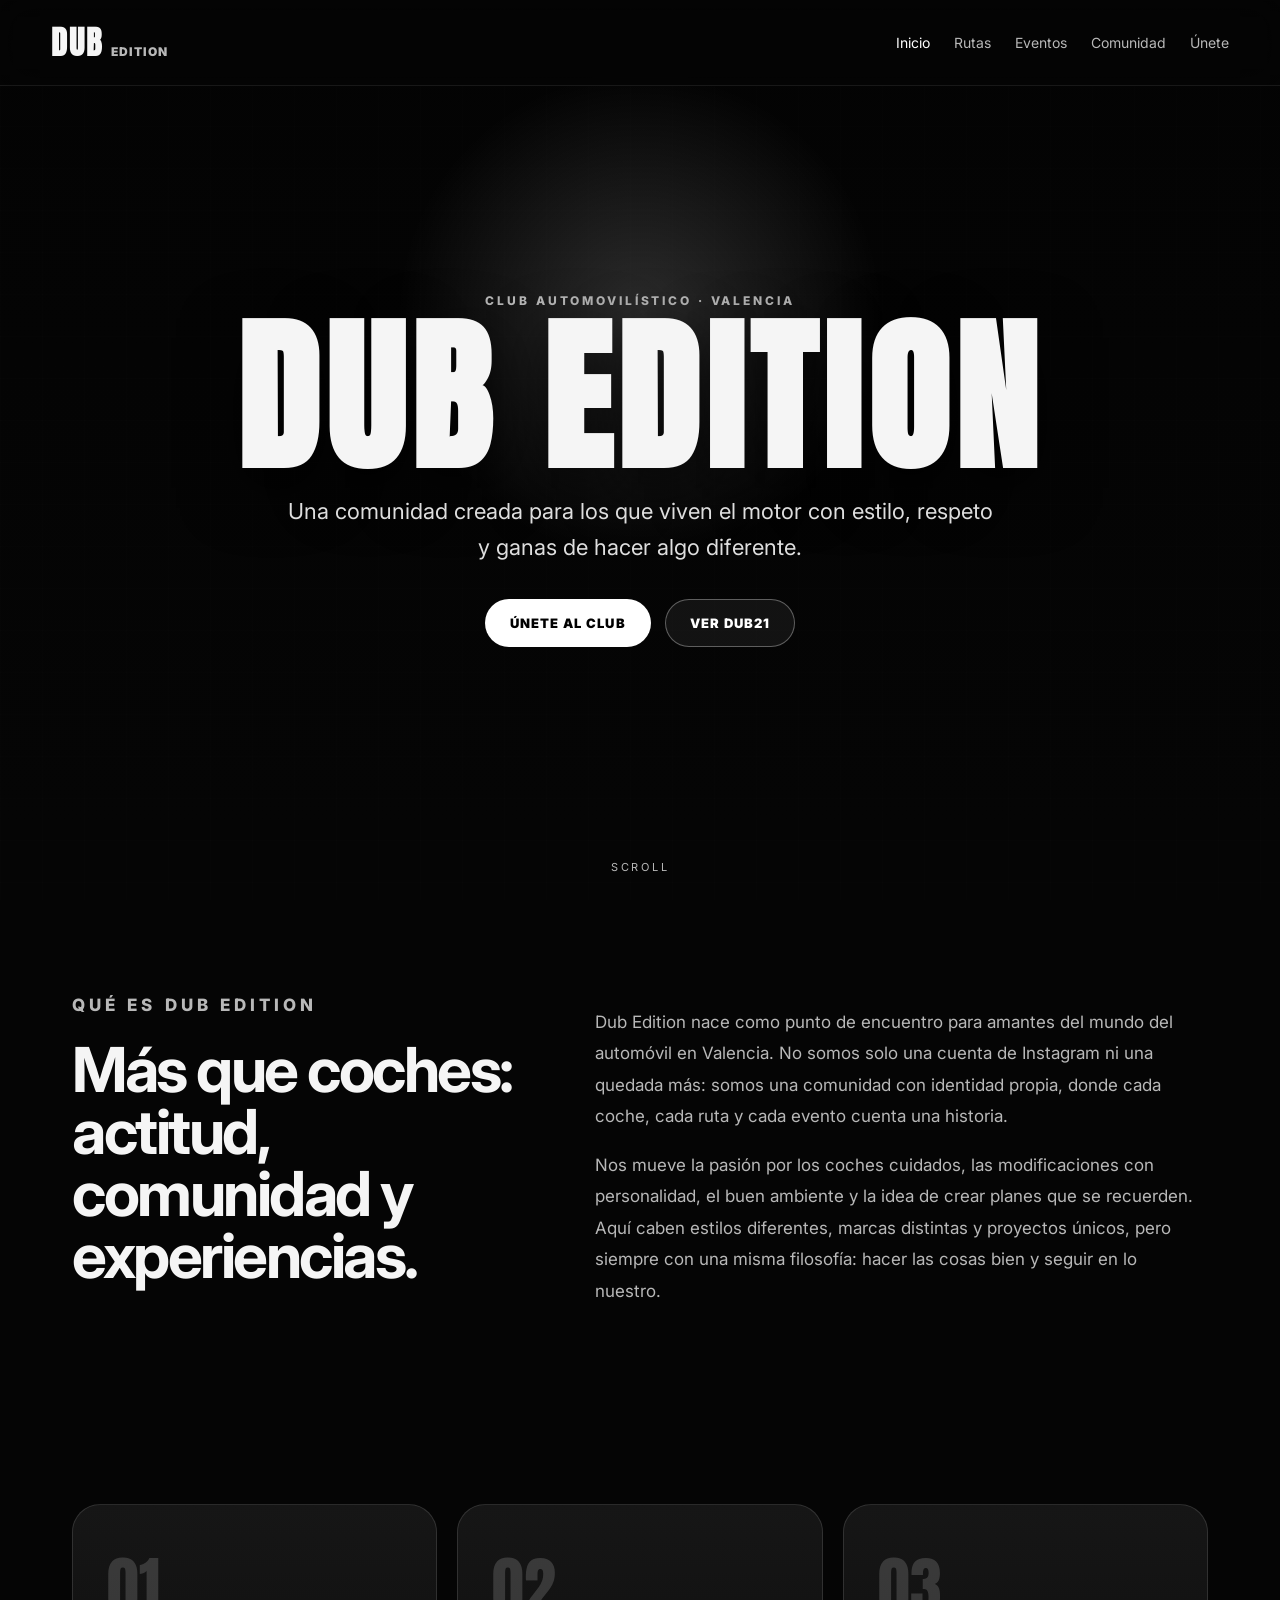
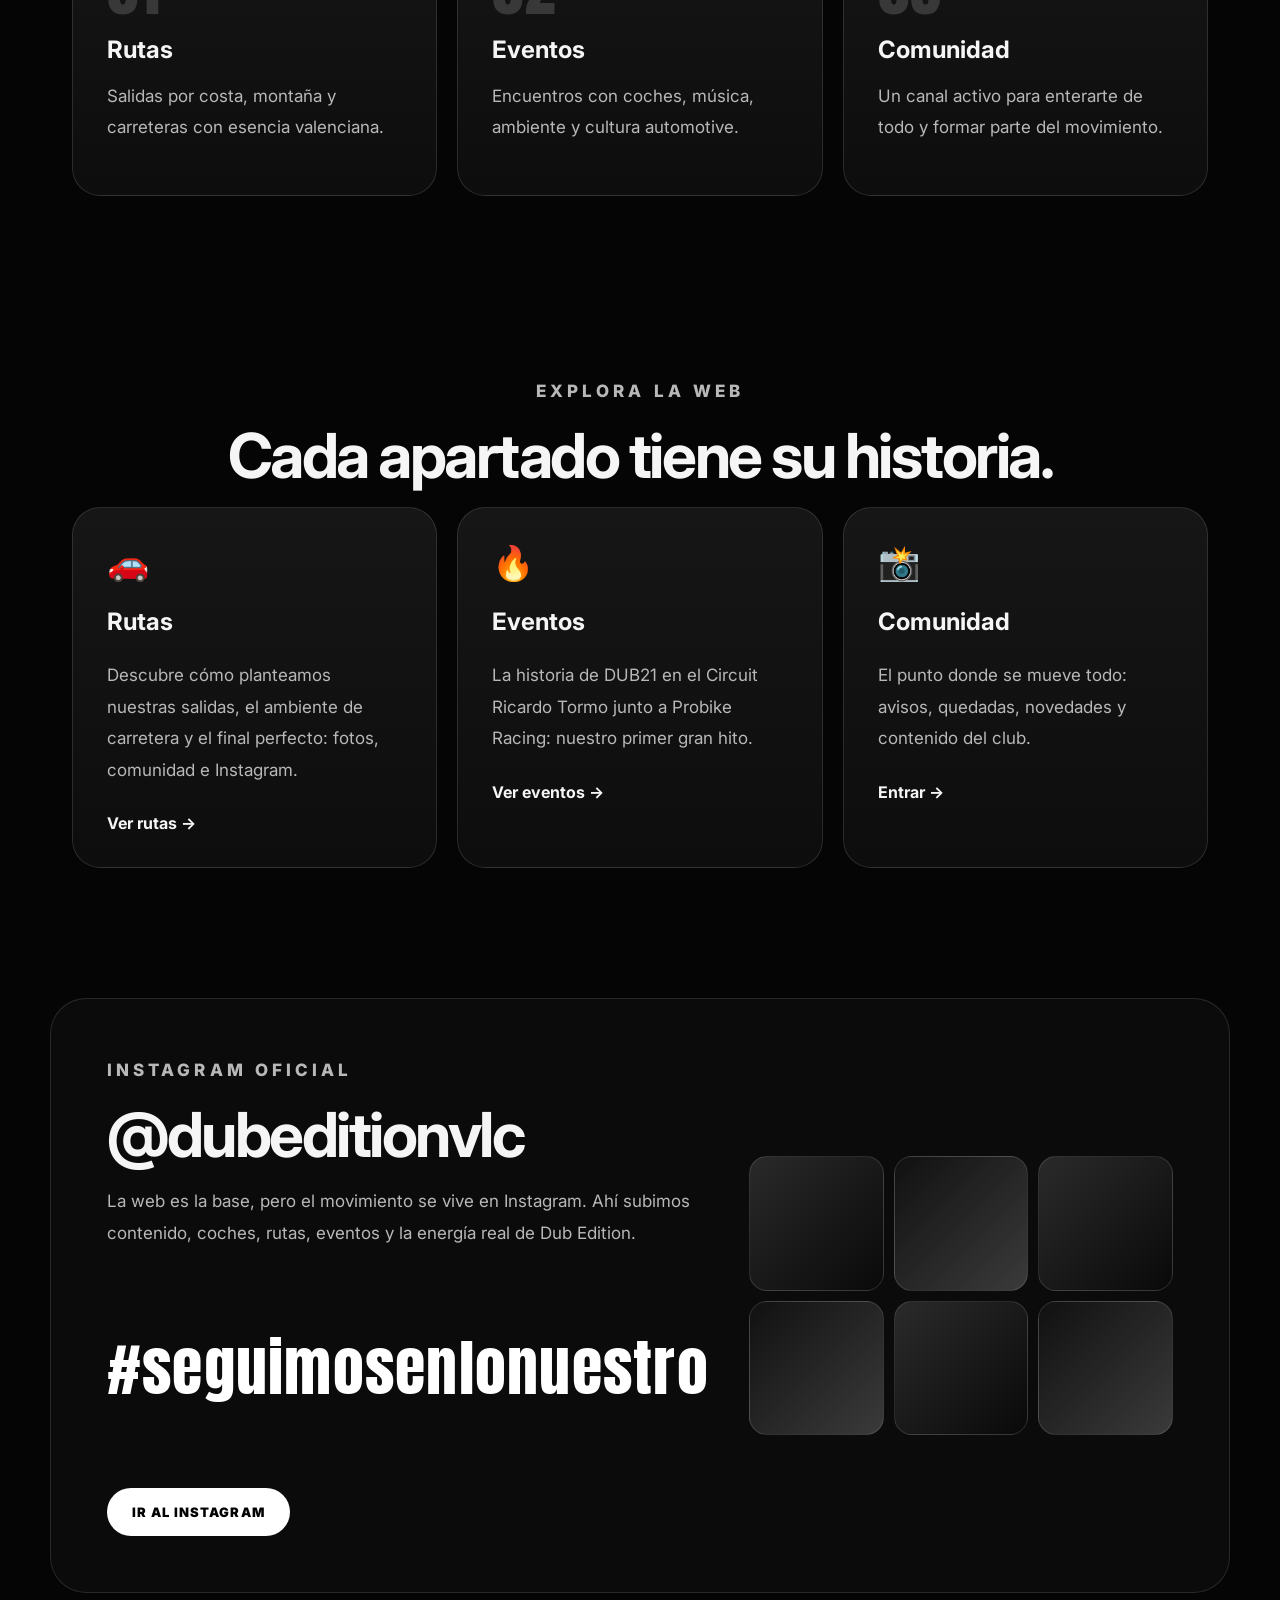
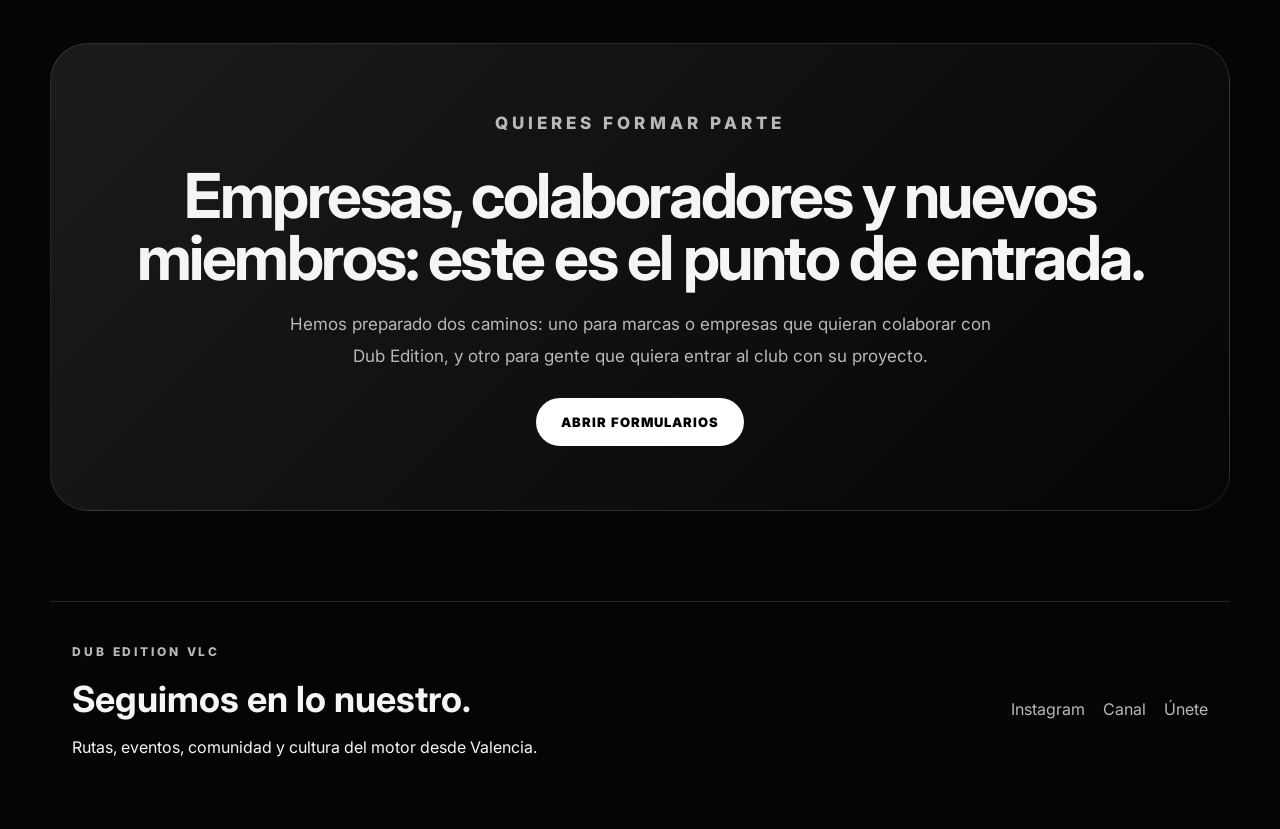
<file: index.html>
<!DOCTYPE html>
<html lang="es">
<head>
<meta charset="UTF-8">
<meta name="viewport" content="width=device-width, initial-scale=1.0">
<meta name="description" content="Dub Edition VLC: club automovilístico de Valencia. Rutas, eventos, comunidad y cultura del motor.">
<link rel="preconnect" href="https://fonts.googleapis.com">
<link rel="preconnect" href="https://fonts.gstatic.com" crossorigin>
<link href="https://fonts.googleapis.com/css2?family=Anton&family=Inter:wght@400;500;600;700;800;900&display=swap" rel="stylesheet">
<link rel="stylesheet" href="style.css">
<script defer src="script.js"></script>
<title>Dub Edition VLC | Club automovilístico en Valencia</title>
</head>
<body>
<header class="site-header">
  <a href="index.html" class="brand" aria-label="Dub Edition inicio">
    <span class="brand-mark">DUB</span>
    <span class="brand-text">EDITION</span>
  </a>
  <button class="menu-toggle" aria-label="Abrir menú" aria-expanded="false">☰</button>
  <nav class="main-nav" aria-label="Navegación principal">
    <a class="active" href="index.html">Inicio</a><a class="" href="rutas.html">Rutas</a><a class="" href="eventos.html">Eventos</a><a class="" href="comunidad.html">Comunidad</a><a class="" href="unete.html">Únete</a>
  </nav>
</header>

<main>
<section class="hero hero-home">
  <div class="noise"></div>
  <div class="hero-content reveal">
    <p class="eyebrow">Club automovilístico · Valencia</p>
    <h1>DUB EDITION</h1>
    <p class="hero-subtitle">Una comunidad creada para los que viven el motor con estilo, respeto y ganas de hacer algo diferente.</p>
    <div class="hero-actions">
      <a href="unete.html" class="btn btn-primary">ÚNETE AL CLUB</a>
      <a href="eventos.html" class="btn btn-ghost">VER DUB21</a>
    </div>
  </div>
  <div class="scroll-indicator">scroll</div>
</section>

<section class="section split reveal">
  <div>
    <p class="eyebrow">Qué es Dub Edition</p>
    <h2>Más que coches: actitud, comunidad y experiencias.</h2>
  </div>
  <div class="rich-text">
    <p>Dub Edition nace como punto de encuentro para amantes del mundo del automóvil en Valencia. No somos solo una cuenta de Instagram ni una quedada más: somos una comunidad con identidad propia, donde cada coche, cada ruta y cada evento cuenta una historia.</p>
    <p>Nos mueve la pasión por los coches cuidados, las modificaciones con personalidad, el buen ambiente y la idea de crear planes que se recuerden. Aquí caben estilos diferentes, marcas distintas y proyectos únicos, pero siempre con una misma filosofía: hacer las cosas bien y seguir en lo nuestro.</p>
  </div>
</section>

<section class="section stats reveal">
  <div class="stat-card"><span>01</span><strong>Rutas</strong><p>Salidas por costa, montaña y carreteras con esencia valenciana.</p></div>
  <div class="stat-card"><span>02</span><strong>Eventos</strong><p>Encuentros con coches, música, ambiente y cultura automotive.</p></div>
  <div class="stat-card"><span>03</span><strong>Comunidad</strong><p>Un canal activo para enterarte de todo y formar parte del movimiento.</p></div>
</section>

<section class="section cards-section reveal">
  <p class="eyebrow center">Explora la web</p>
  <h2 class="center">Cada apartado tiene su historia.</h2>
  <div class="feature-grid">
    <a href="rutas.html" class="feature-card">
      <span>🚗</span><h3>Rutas</h3><p>Descubre cómo planteamos nuestras salidas, el ambiente de carretera y el final perfecto: fotos, comunidad e Instagram.</p><b>Ver rutas →</b>
    </a>
    <a href="eventos.html" class="feature-card">
      <span>🔥</span><h3>Eventos</h3><p>La historia de DUB21 en el Circuit Ricardo Tormo junto a Probike Racing: nuestro primer gran hito.</p><b>Ver eventos →</b>
    </a>
    <a href="comunidad.html" class="feature-card">
      <span>📸</span><h3>Comunidad</h3><p>El punto donde se mueve todo: avisos, quedadas, novedades y contenido del club.</p><b>Entrar →</b>
    </a>
  </div>
</section>

<section class="section instagram-panel reveal">
  <div>
    <p class="eyebrow">Instagram oficial</p>
    <h2>@dubeditionvlc</h2>
    <p>La web es la base, pero el movimiento se vive en Instagram. Ahí subimos contenido, coches, rutas, eventos y la energía real de Dub Edition.</p>
    <p class="hashtag">#seguimosenlonuestro</p>
    <a class="btn btn-primary" href="https://www.instagram.com/dubeditionvlc" target="_blank" rel="noopener">IR AL INSTAGRAM</a>
  </div>
  <div class="mock-feed" aria-label="Vista decorativa de Instagram">
    <div></div><div></div><div></div><div></div><div></div><div></div>
  </div>
</section>

<section class="section cta reveal">
  <p class="eyebrow">Quieres formar parte</p>
  <h2>Empresas, colaboradores y nuevos miembros: este es el punto de entrada.</h2>
  <p>Hemos preparado dos caminos: uno para marcas o empresas que quieran colaborar con Dub Edition, y otro para gente que quiera entrar al club con su proyecto.</p>
  <a class="btn btn-light" href="unete.html">ABRIR FORMULARIOS</a>
</section>
</main>

<footer class="site-footer reveal">
  <div>
    <p class="eyebrow">DUB EDITION VLC</p>
    <h2>Seguimos en lo nuestro.</h2>
    <p>Rutas, eventos, comunidad y cultura del motor desde Valencia.</p>
  </div>
  <div class="footer-links">
    <a href="https://www.instagram.com/dubeditionvlc" target="_blank" rel="noopener">Instagram</a>
    <a href="https://www.instagram.com/channel/AbYgdCJDxc26Cs2u/?igsh=MzJocHFnZHQ5ZnM3" target="_blank" rel="noopener">Canal</a>
    <a href="unete.html">Únete</a>
  </div>
</footer>
</body>
</html>
</file>
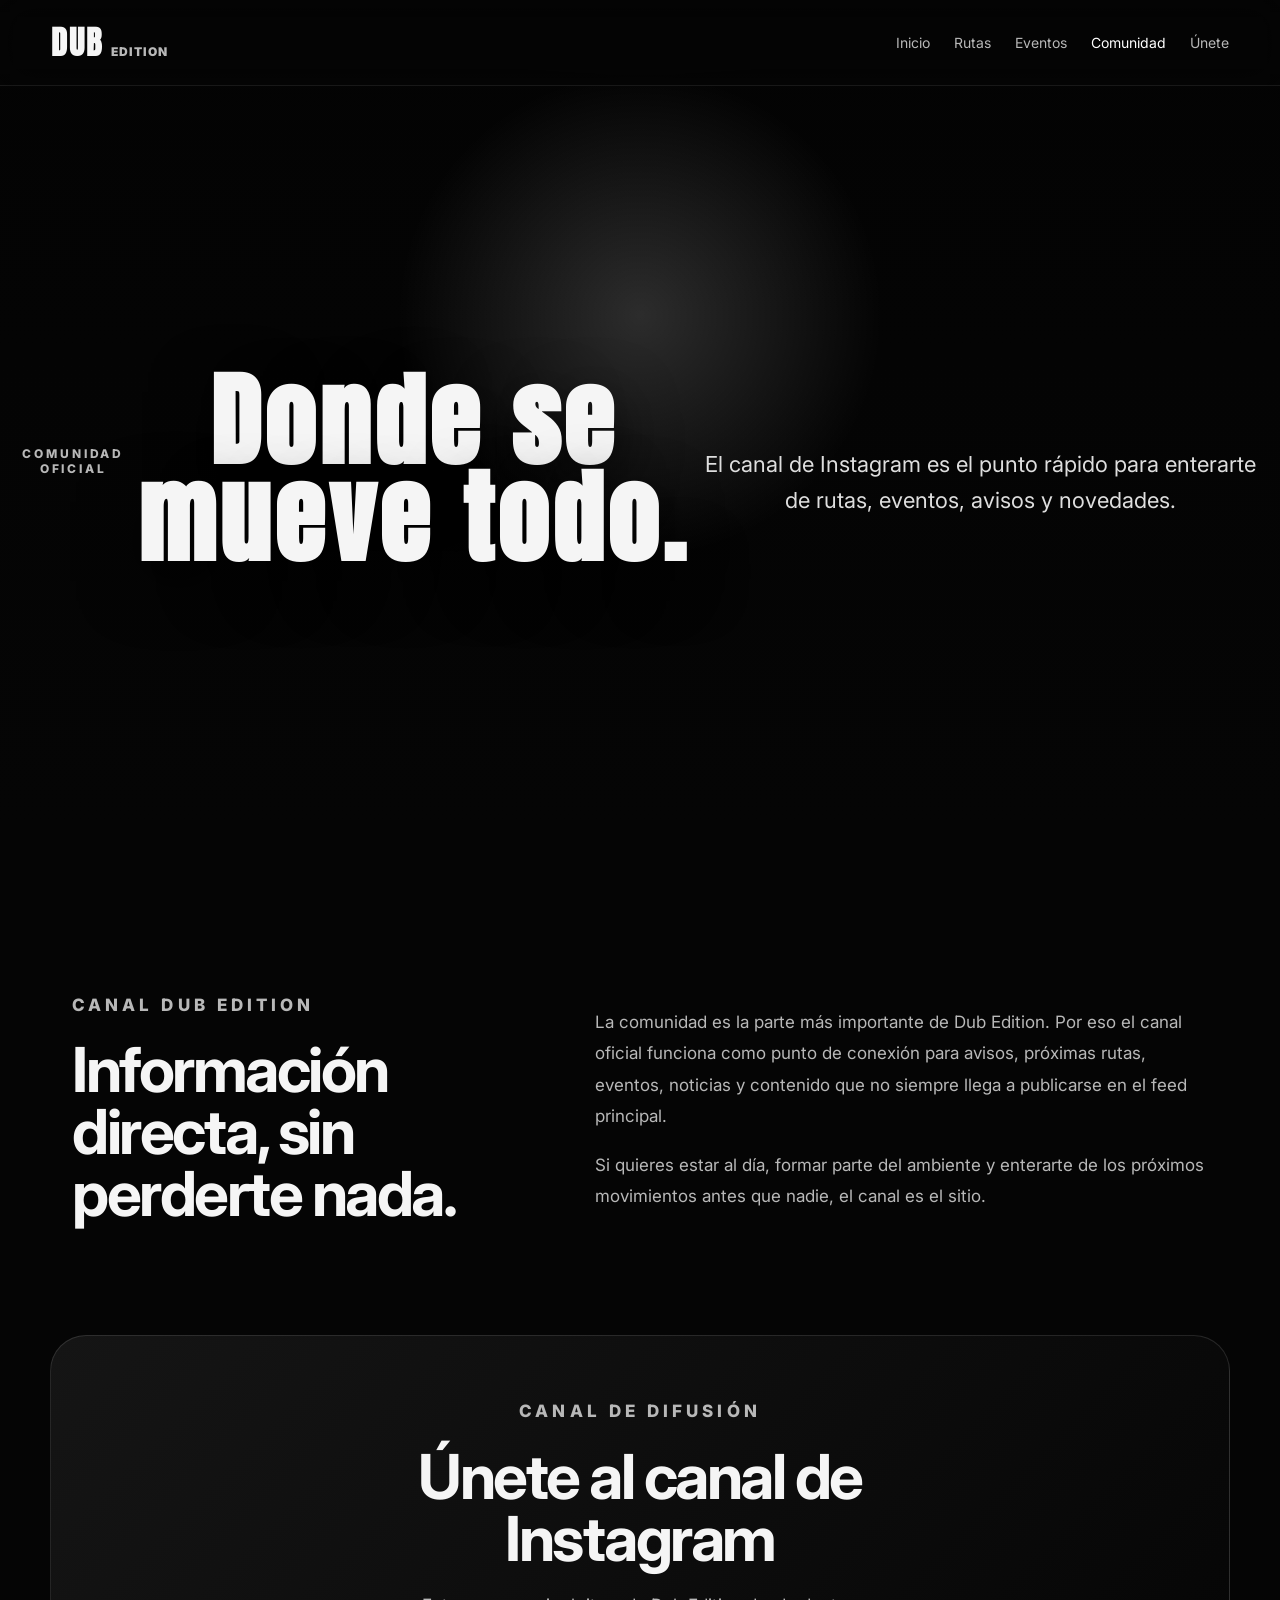
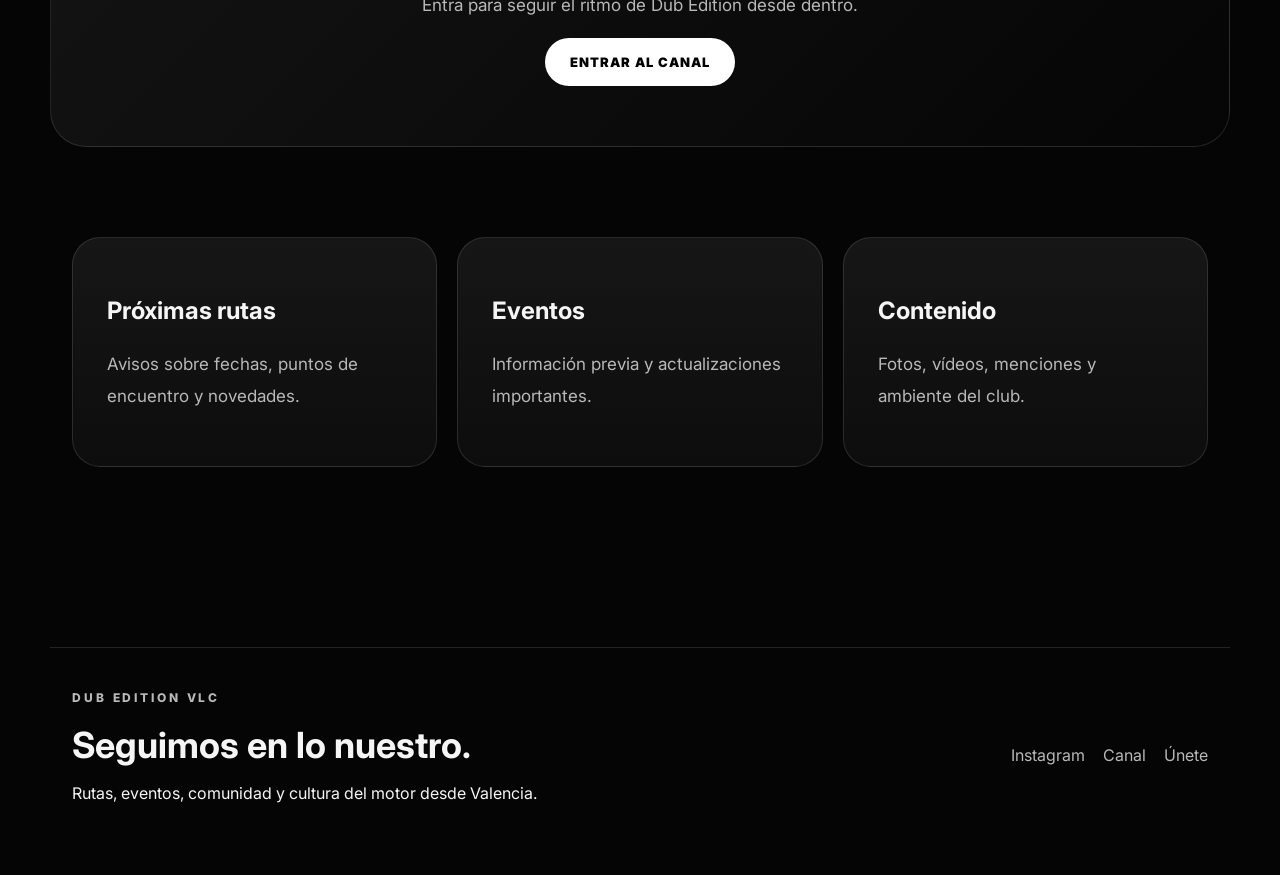
<file: comunidad.html>
<!DOCTYPE html>
<html lang="es">
<head>
<meta charset="UTF-8">
<meta name="viewport" content="width=device-width, initial-scale=1.0">
<meta name="description" content="Dub Edition VLC: club automovilístico de Valencia. Rutas, eventos, comunidad y cultura del motor.">
<link rel="preconnect" href="https://fonts.googleapis.com">
<link rel="preconnect" href="https://fonts.gstatic.com" crossorigin>
<link href="https://fonts.googleapis.com/css2?family=Anton&family=Inter:wght@400;500;600;700;800;900&display=swap" rel="stylesheet">
<link rel="stylesheet" href="style.css">
<script defer src="script.js"></script>
<title>Comunidad | Dub Edition VLC</title>
</head>
<body>
<header class="site-header">
  <a href="index.html" class="brand" aria-label="Dub Edition inicio">
    <span class="brand-mark">DUB</span>
    <span class="brand-text">EDITION</span>
  </a>
  <button class="menu-toggle" aria-label="Abrir menú" aria-expanded="false">☰</button>
  <nav class="main-nav" aria-label="Navegación principal">
    <a class="" href="index.html">Inicio</a><a class="" href="rutas.html">Rutas</a><a class="" href="eventos.html">Eventos</a><a class="active" href="comunidad.html">Comunidad</a><a class="" href="unete.html">Únete</a>
  </nav>
</header>

<main>
<section class="page-hero comunidad-bg reveal">
  <p class="eyebrow">Comunidad oficial</p>
  <h1>Donde se mueve todo.</h1>
  <p>El canal de Instagram es el punto rápido para enterarte de rutas, eventos, avisos y novedades.</p>
</section>
<section class="section split reveal">
  <div><p class="eyebrow">Canal Dub Edition</p><h2>Información directa, sin perderte nada.</h2></div>
  <div class="rich-text">
    <p>La comunidad es la parte más importante de Dub Edition. Por eso el canal oficial funciona como punto de conexión para avisos, próximas rutas, eventos, noticias y contenido que no siempre llega a publicarse en el feed principal.</p>
    <p>Si quieres estar al día, formar parte del ambiente y enterarte de los próximos movimientos antes que nadie, el canal es el sitio.</p>
  </div>
</section>
<section class="section channel-card reveal">
  <div>
    <p class="eyebrow">Canal de difusión</p>
    <h2>Únete al canal de Instagram</h2>
    <p>Entra para seguir el ritmo de Dub Edition desde dentro.</p>
    <a class="btn btn-primary" href="https://www.instagram.com/channel/AbYgdCJDxc26Cs2u/?igsh=MzJocHFnZHQ5ZnM3" target="_blank" rel="noopener">ENTRAR AL CANAL</a>
  </div>
</section>
<section class="section feature-grid reveal">
  <div class="mini-card"><h3>Próximas rutas</h3><p>Avisos sobre fechas, puntos de encuentro y novedades.</p></div>
  <div class="mini-card"><h3>Eventos</h3><p>Información previa y actualizaciones importantes.</p></div>
  <div class="mini-card"><h3>Contenido</h3><p>Fotos, vídeos, menciones y ambiente del club.</p></div>
</section>
</main>

<footer class="site-footer reveal">
  <div>
    <p class="eyebrow">DUB EDITION VLC</p>
    <h2>Seguimos en lo nuestro.</h2>
    <p>Rutas, eventos, comunidad y cultura del motor desde Valencia.</p>
  </div>
  <div class="footer-links">
    <a href="https://www.instagram.com/dubeditionvlc" target="_blank" rel="noopener">Instagram</a>
    <a href="https://www.instagram.com/channel/AbYgdCJDxc26Cs2u/?igsh=MzJocHFnZHQ5ZnM3" target="_blank" rel="noopener">Canal</a>
    <a href="unete.html">Únete</a>
  </div>
</footer>
</body>
</html>
</file>
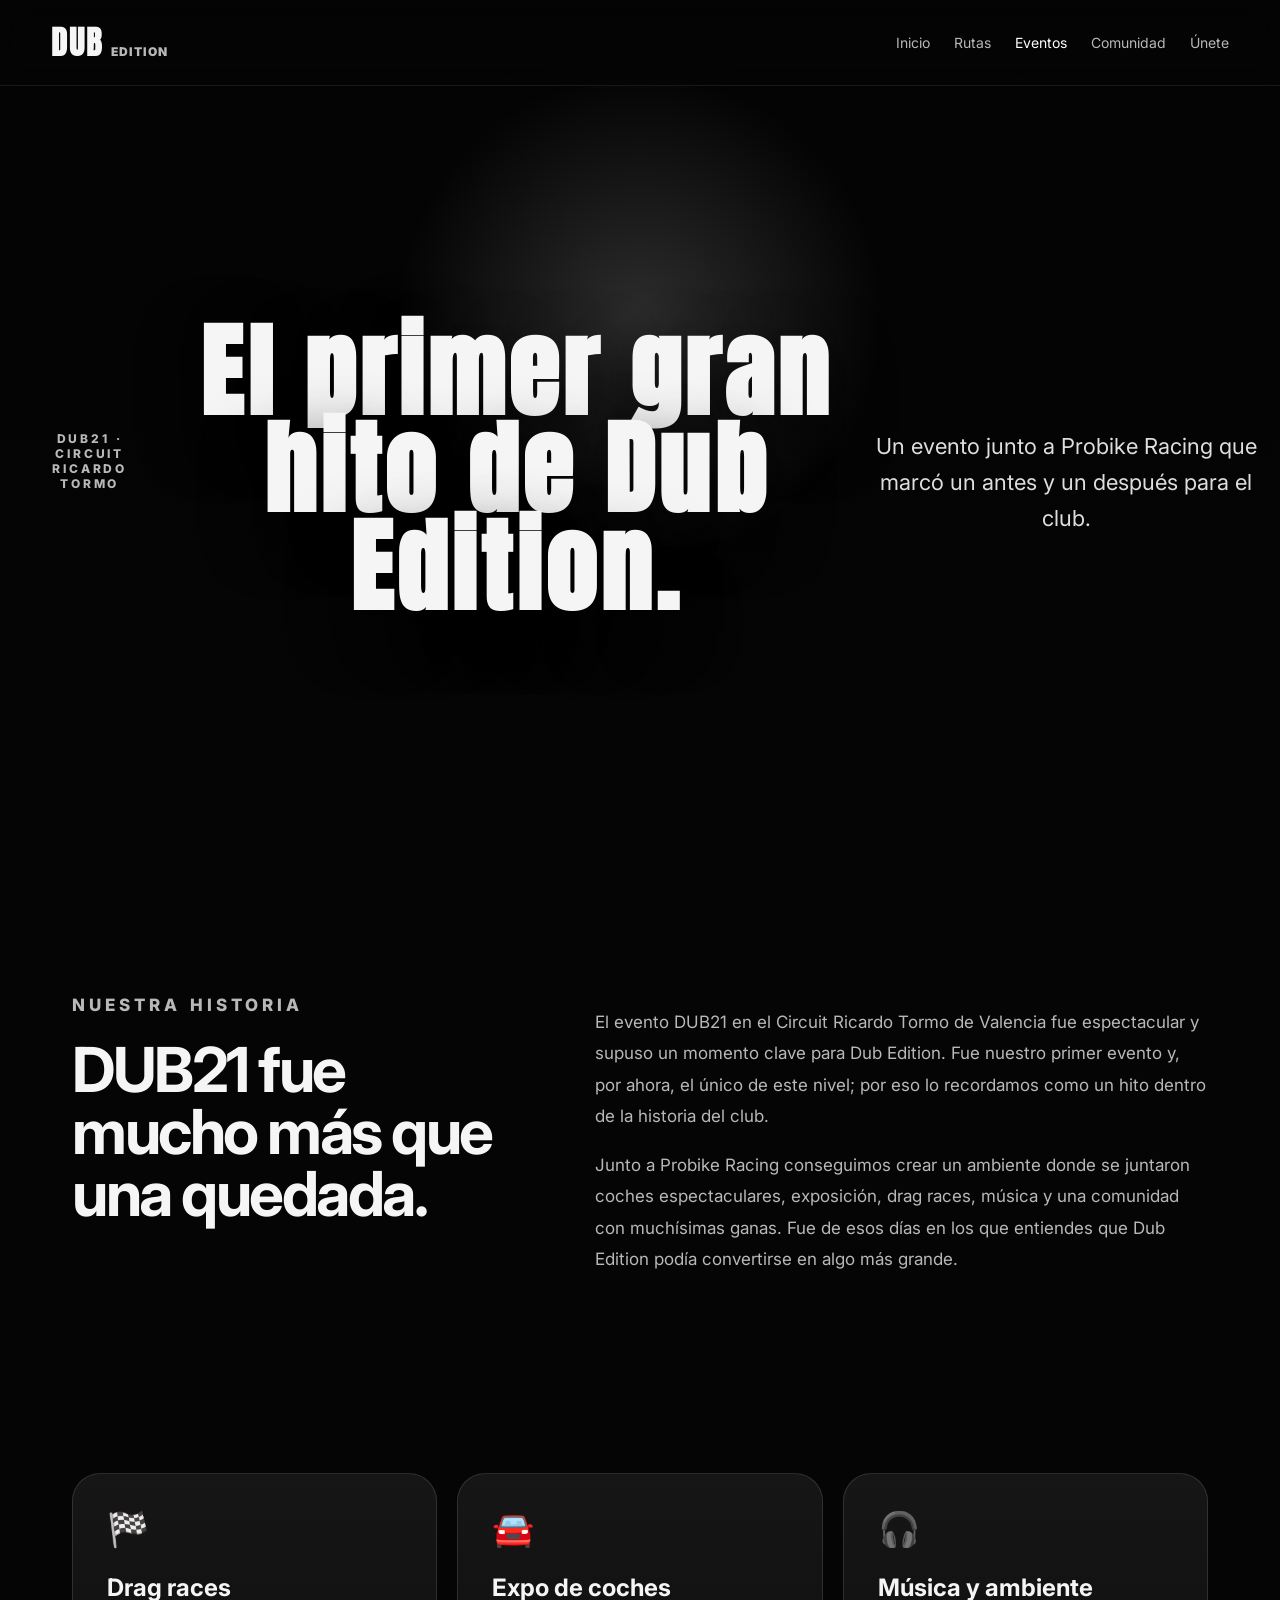
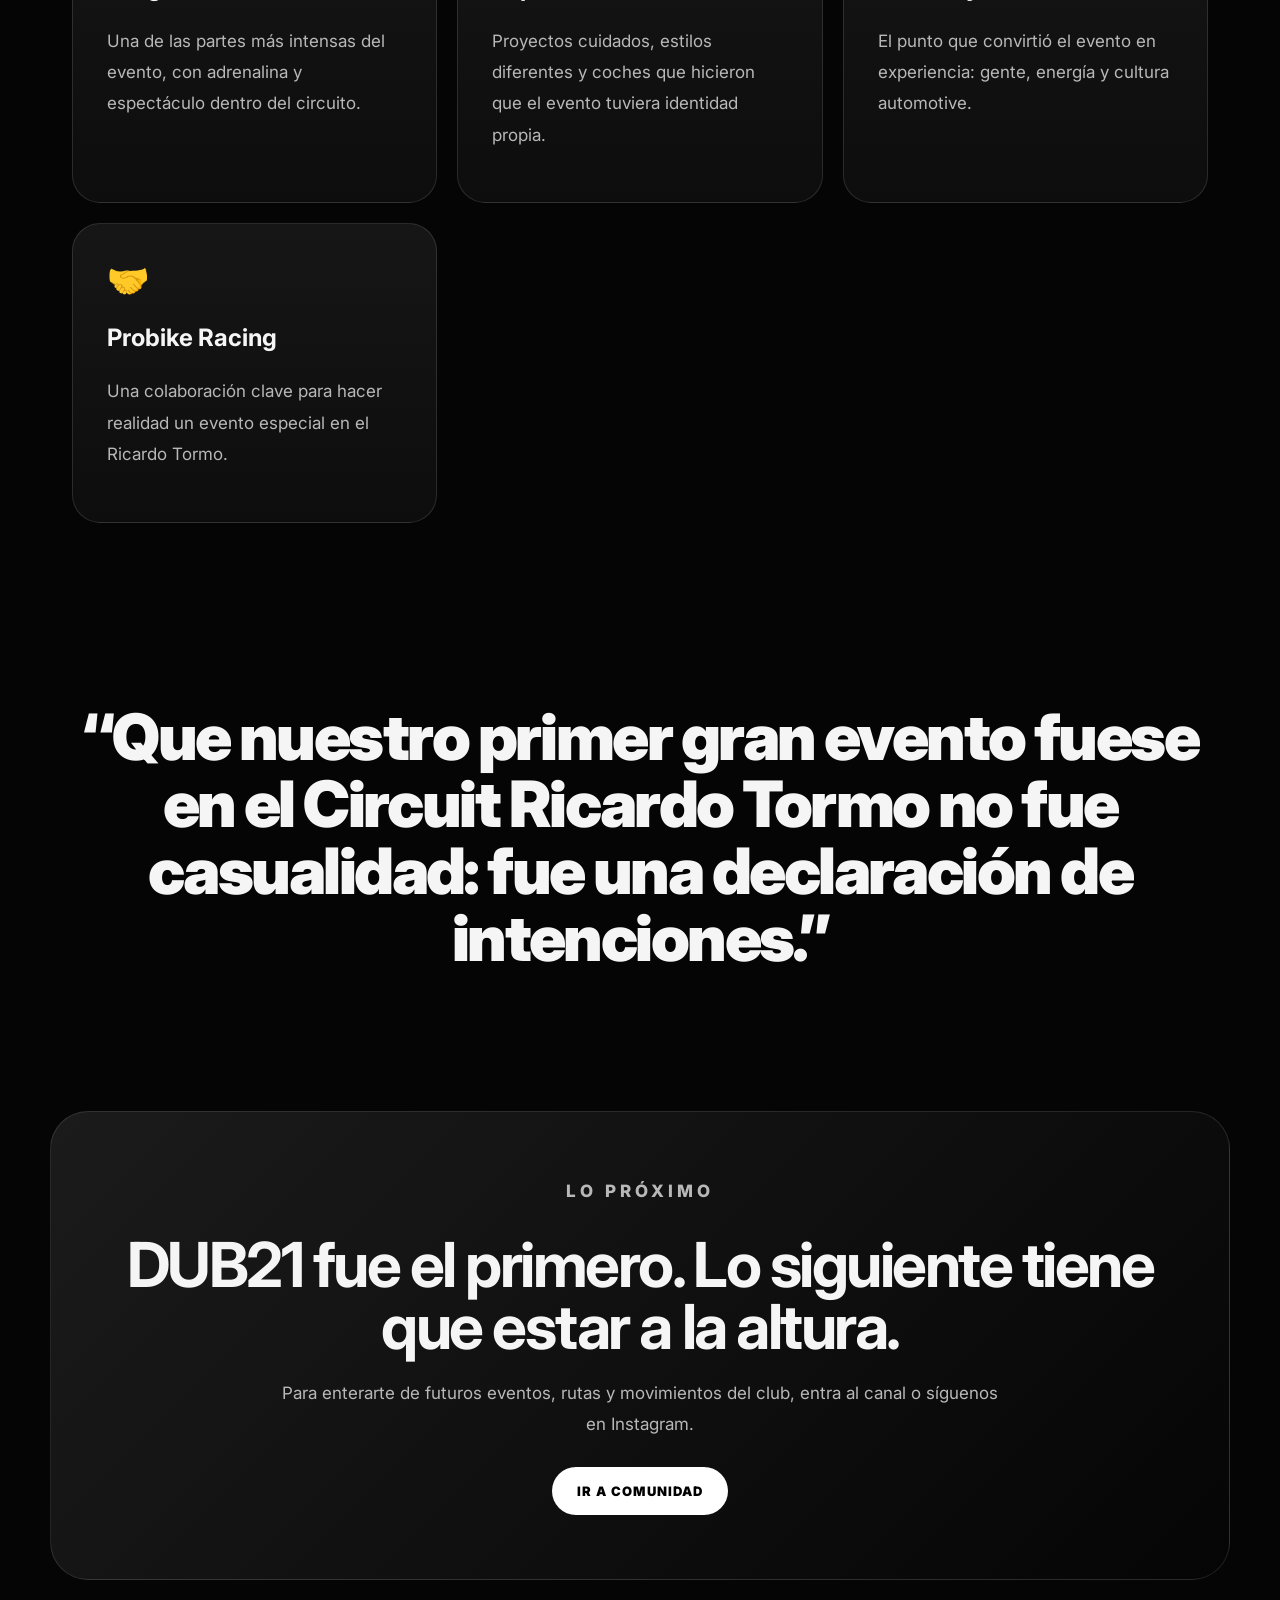
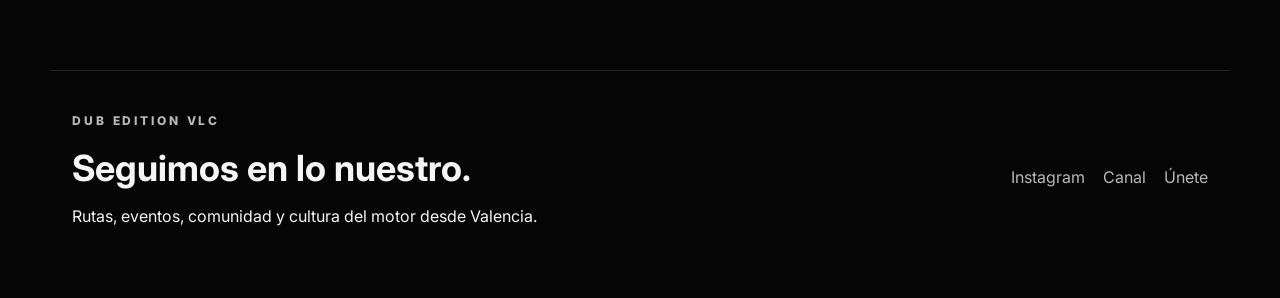
<file: eventos.html>
<!DOCTYPE html>
<html lang="es">
<head>
<meta charset="UTF-8">
<meta name="viewport" content="width=device-width, initial-scale=1.0">
<meta name="description" content="Dub Edition VLC: club automovilístico de Valencia. Rutas, eventos, comunidad y cultura del motor.">
<link rel="preconnect" href="https://fonts.googleapis.com">
<link rel="preconnect" href="https://fonts.gstatic.com" crossorigin>
<link href="https://fonts.googleapis.com/css2?family=Anton&family=Inter:wght@400;500;600;700;800;900&display=swap" rel="stylesheet">
<link rel="stylesheet" href="style.css">
<script defer src="script.js"></script>
<title>Eventos DUB21 | Dub Edition VLC</title>
</head>
<body>
<header class="site-header">
  <a href="index.html" class="brand" aria-label="Dub Edition inicio">
    <span class="brand-mark">DUB</span>
    <span class="brand-text">EDITION</span>
  </a>
  <button class="menu-toggle" aria-label="Abrir menú" aria-expanded="false">☰</button>
  <nav class="main-nav" aria-label="Navegación principal">
    <a class="" href="index.html">Inicio</a><a class="" href="rutas.html">Rutas</a><a class="active" href="eventos.html">Eventos</a><a class="" href="comunidad.html">Comunidad</a><a class="" href="unete.html">Únete</a>
  </nav>
</header>

<main>
<section class="page-hero eventos-bg reveal">
  <p class="eyebrow">DUB21 · Circuit Ricardo Tormo</p>
  <h1>El primer gran hito de Dub Edition.</h1>
  <p>Un evento junto a Probike Racing que marcó un antes y un después para el club.</p>
</section>
<section class="section split reveal">
  <div><p class="eyebrow">Nuestra historia</p><h2>DUB21 fue mucho más que una quedada.</h2></div>
  <div class="rich-text">
    <p>El evento DUB21 en el Circuit Ricardo Tormo de Valencia fue espectacular y supuso un momento clave para Dub Edition. Fue nuestro primer evento y, por ahora, el único de este nivel; por eso lo recordamos como un hito dentro de la historia del club.</p>
    <p>Junto a Probike Racing conseguimos crear un ambiente donde se juntaron coches espectaculares, exposición, drag races, música y una comunidad con muchísimas ganas. Fue de esos días en los que entiendes que Dub Edition podía convertirse en algo más grande.</p>
  </div>
</section>
<section class="section event-highlights reveal">
  <div><span>🏁</span><h3>Drag races</h3><p>Una de las partes más intensas del evento, con adrenalina y espectáculo dentro del circuito.</p></div>
  <div><span>🚘</span><h3>Expo de coches</h3><p>Proyectos cuidados, estilos diferentes y coches que hicieron que el evento tuviera identidad propia.</p></div>
  <div><span>🎧</span><h3>Música y ambiente</h3><p>El punto que convirtió el evento en experiencia: gente, energía y cultura automotive.</p></div>
  <div><span>🤝</span><h3>Probike Racing</h3><p>Una colaboración clave para hacer realidad un evento especial en el Ricardo Tormo.</p></div>
</section>
<section class="section quote reveal">
  <blockquote>“Que nuestro primer gran evento fuese en el Circuit Ricardo Tormo no fue casualidad: fue una declaración de intenciones.”</blockquote>
</section>
<section class="section cta reveal">
  <p class="eyebrow">Lo próximo</p><h2>DUB21 fue el primero. Lo siguiente tiene que estar a la altura.</h2>
  <p>Para enterarte de futuros eventos, rutas y movimientos del club, entra al canal o síguenos en Instagram.</p>
  <a class="btn btn-light" href="comunidad.html">IR A COMUNIDAD</a>
</section>
</main>

<footer class="site-footer reveal">
  <div>
    <p class="eyebrow">DUB EDITION VLC</p>
    <h2>Seguimos en lo nuestro.</h2>
    <p>Rutas, eventos, comunidad y cultura del motor desde Valencia.</p>
  </div>
  <div class="footer-links">
    <a href="https://www.instagram.com/dubeditionvlc" target="_blank" rel="noopener">Instagram</a>
    <a href="https://www.instagram.com/channel/AbYgdCJDxc26Cs2u/?igsh=MzJocHFnZHQ5ZnM3" target="_blank" rel="noopener">Canal</a>
    <a href="unete.html">Únete</a>
  </div>
</footer>
</body>
</html>
</file>
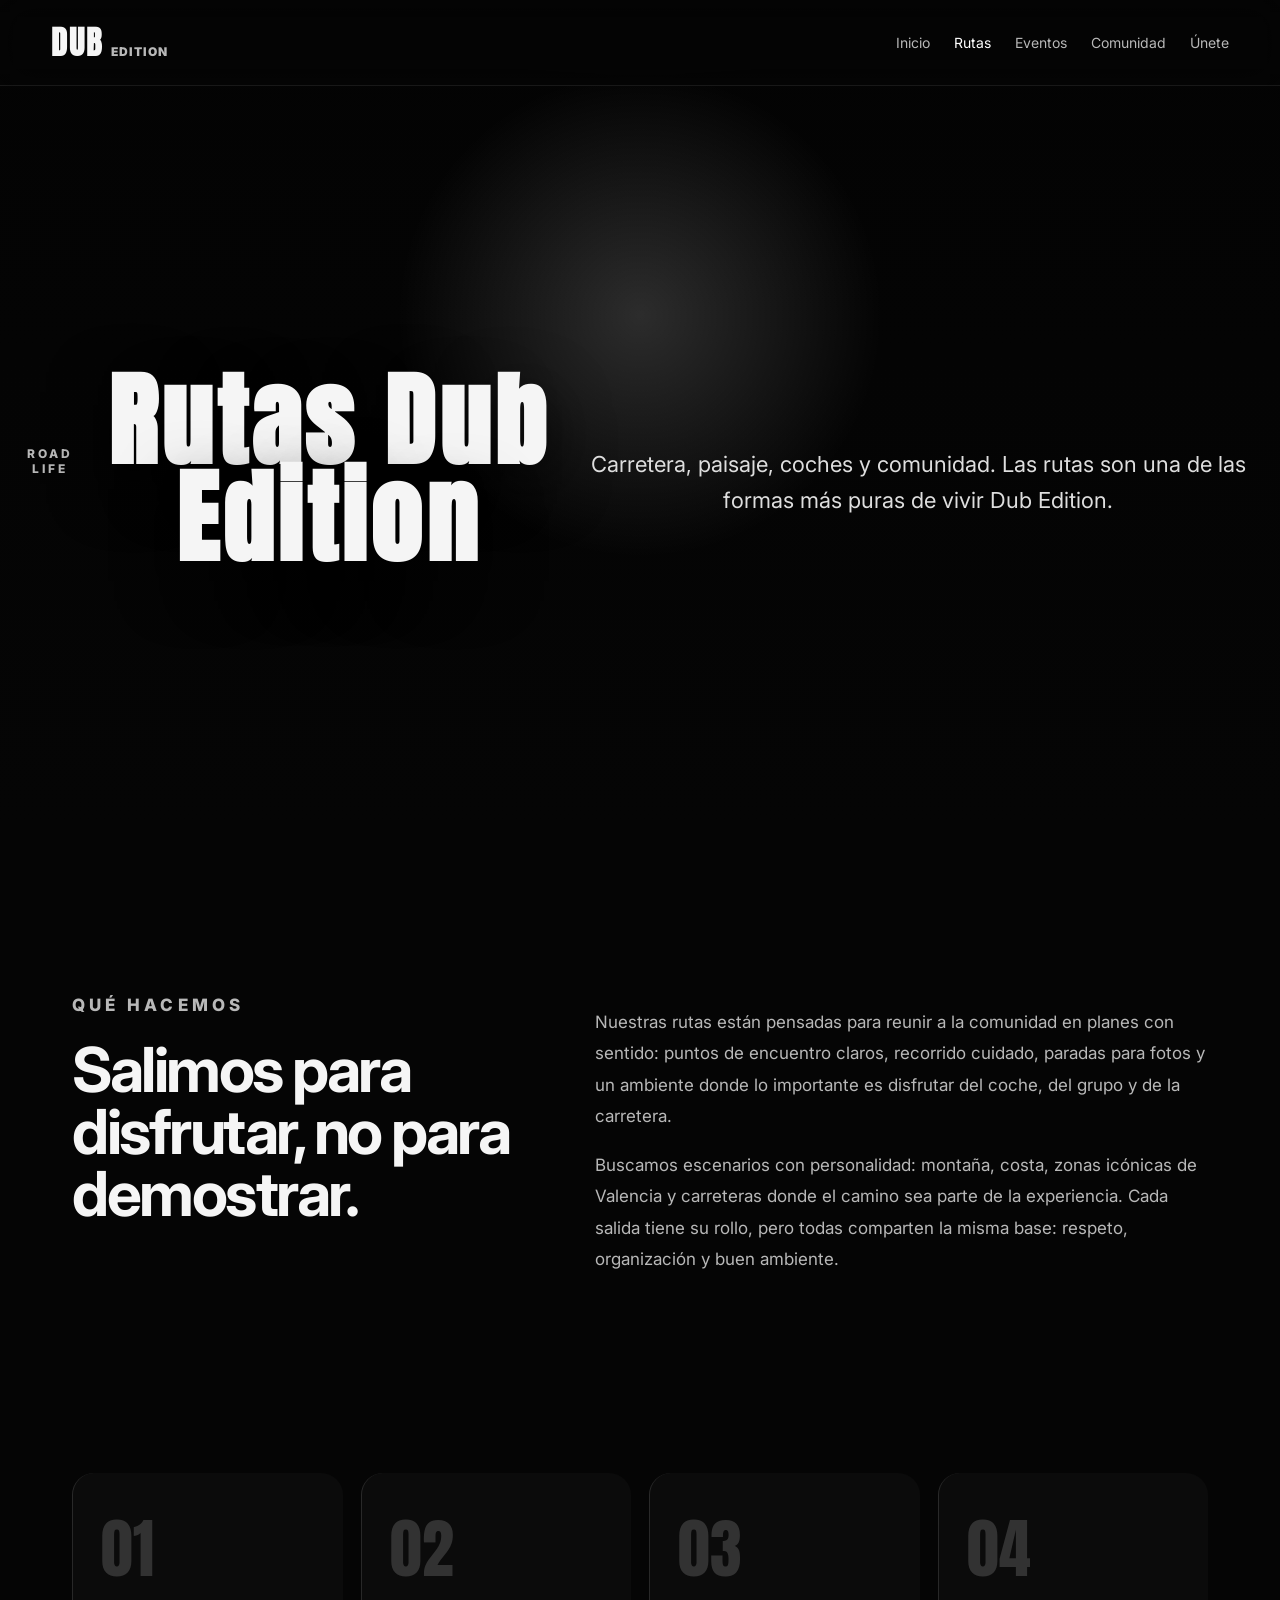
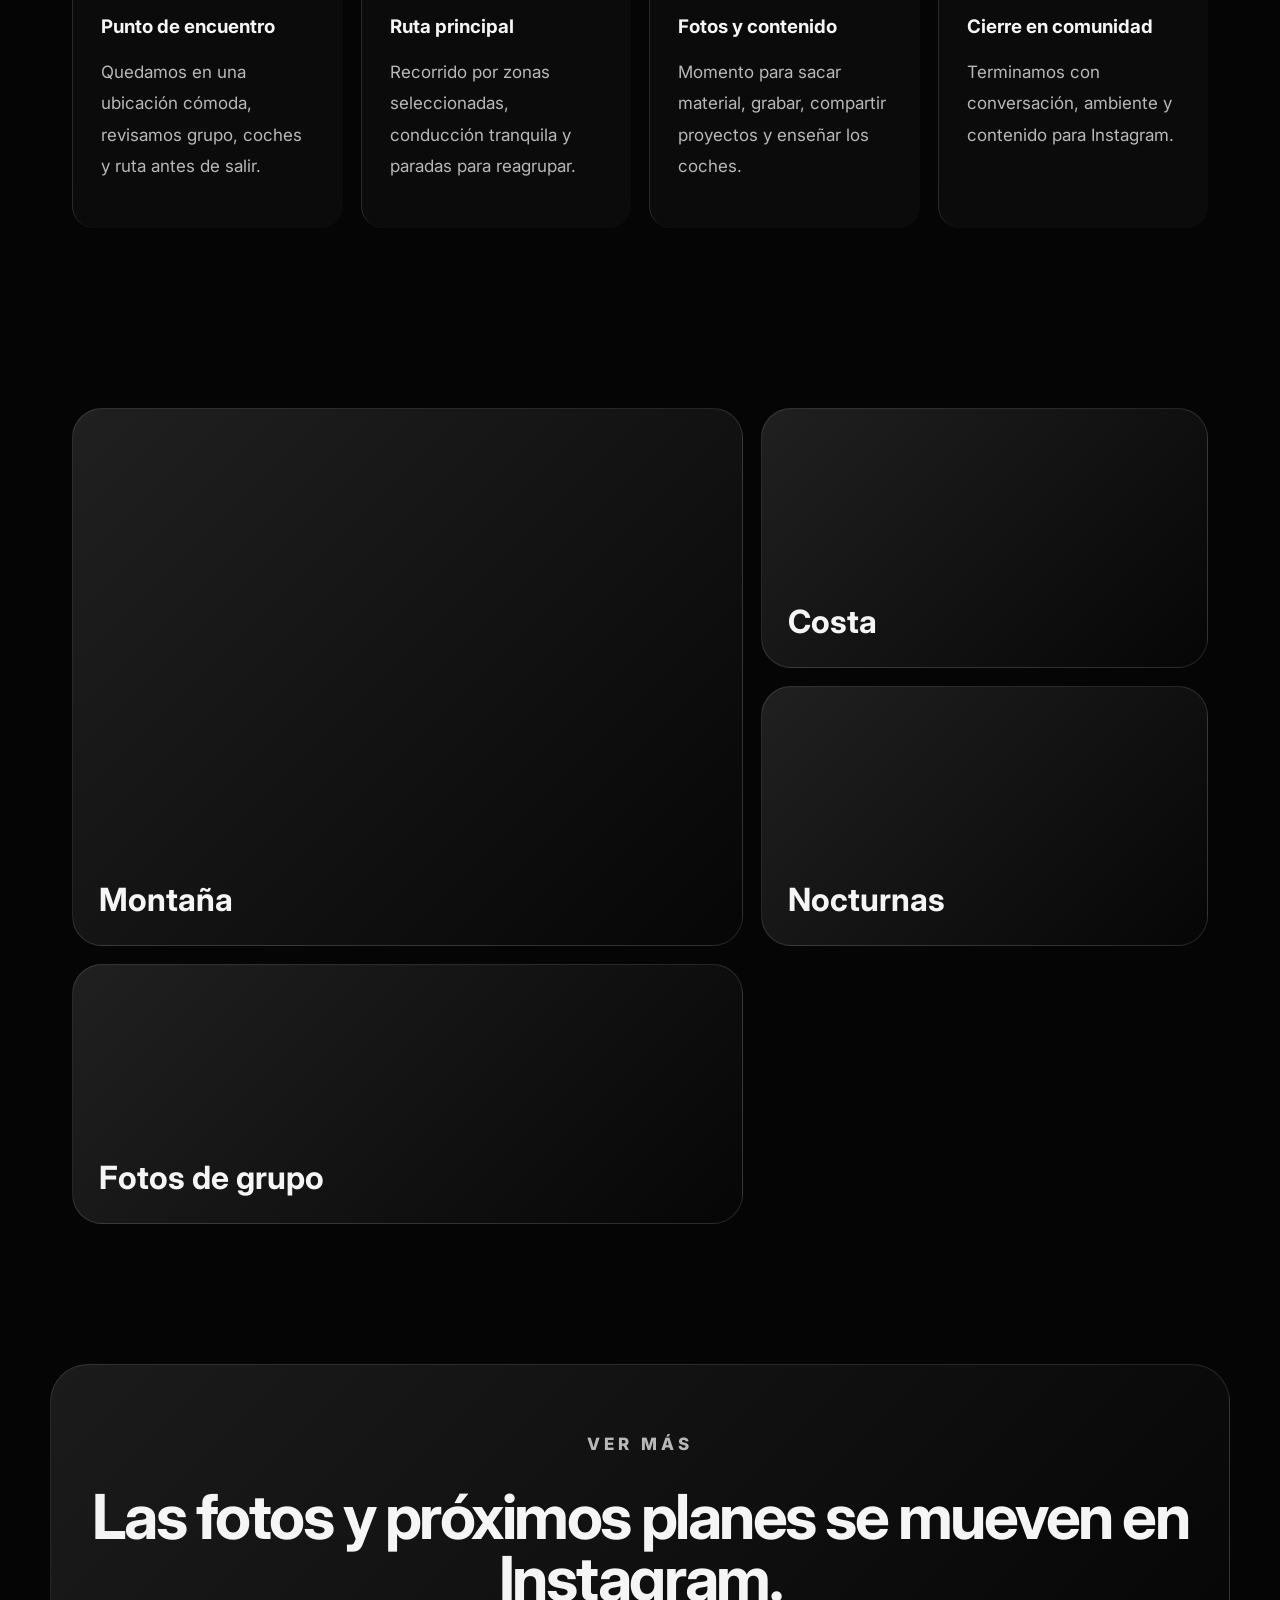
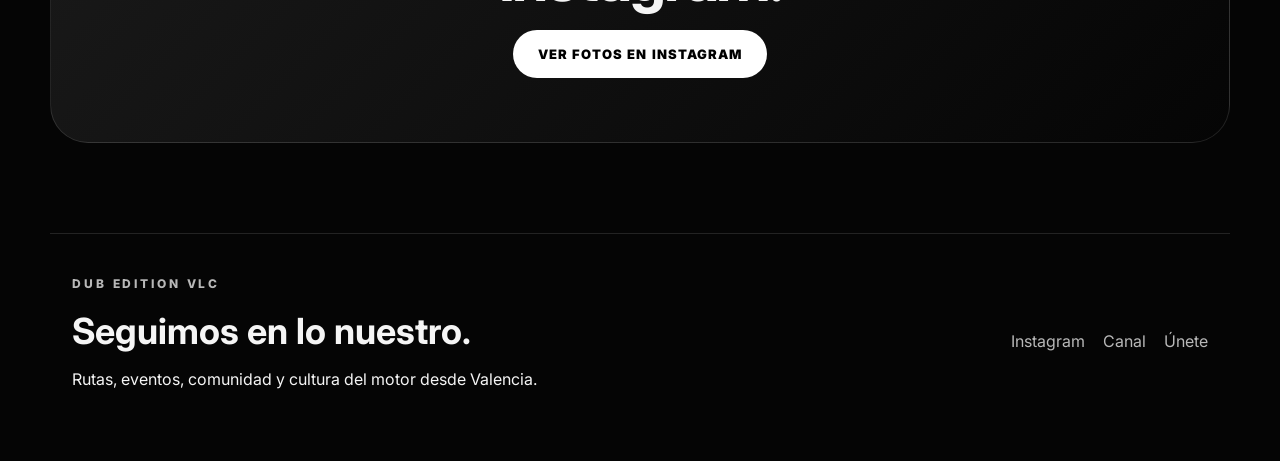
<file: rutas.html>
<!DOCTYPE html>
<html lang="es">
<head>
<meta charset="UTF-8">
<meta name="viewport" content="width=device-width, initial-scale=1.0">
<meta name="description" content="Dub Edition VLC: club automovilístico de Valencia. Rutas, eventos, comunidad y cultura del motor.">
<link rel="preconnect" href="https://fonts.googleapis.com">
<link rel="preconnect" href="https://fonts.gstatic.com" crossorigin>
<link href="https://fonts.googleapis.com/css2?family=Anton&family=Inter:wght@400;500;600;700;800;900&display=swap" rel="stylesheet">
<link rel="stylesheet" href="style.css">
<script defer src="script.js"></script>
<title>Rutas | Dub Edition VLC</title>
</head>
<body>
<header class="site-header">
  <a href="index.html" class="brand" aria-label="Dub Edition inicio">
    <span class="brand-mark">DUB</span>
    <span class="brand-text">EDITION</span>
  </a>
  <button class="menu-toggle" aria-label="Abrir menú" aria-expanded="false">☰</button>
  <nav class="main-nav" aria-label="Navegación principal">
    <a class="" href="index.html">Inicio</a><a class="active" href="rutas.html">Rutas</a><a class="" href="eventos.html">Eventos</a><a class="" href="comunidad.html">Comunidad</a><a class="" href="unete.html">Únete</a>
  </nav>
</header>

<main>
<section class="page-hero rutas-bg reveal">
  <p class="eyebrow">Road life</p>
  <h1>Rutas Dub Edition</h1>
  <p>Carretera, paisaje, coches y comunidad. Las rutas son una de las formas más puras de vivir Dub Edition.</p>
</section>
<section class="section split reveal">
  <div><p class="eyebrow">Qué hacemos</p><h2>Salimos para disfrutar, no para demostrar.</h2></div>
  <div class="rich-text">
    <p>Nuestras rutas están pensadas para reunir a la comunidad en planes con sentido: puntos de encuentro claros, recorrido cuidado, paradas para fotos y un ambiente donde lo importante es disfrutar del coche, del grupo y de la carretera.</p>
    <p>Buscamos escenarios con personalidad: montaña, costa, zonas icónicas de Valencia y carreteras donde el camino sea parte de la experiencia. Cada salida tiene su rollo, pero todas comparten la misma base: respeto, organización y buen ambiente.</p>
  </div>
</section>
<section class="section timeline reveal">
  <div class="timeline-item"><span>01</span><h3>Punto de encuentro</h3><p>Quedamos en una ubicación cómoda, revisamos grupo, coches y ruta antes de salir.</p></div>
  <div class="timeline-item"><span>02</span><h3>Ruta principal</h3><p>Recorrido por zonas seleccionadas, conducción tranquila y paradas para reagrupar.</p></div>
  <div class="timeline-item"><span>03</span><h3>Fotos y contenido</h3><p>Momento para sacar material, grabar, compartir proyectos y enseñar los coches.</p></div>
  <div class="timeline-item"><span>04</span><h3>Cierre en comunidad</h3><p>Terminamos con conversación, ambiente y contenido para Instagram.</p></div>
</section>
<section class="section gallery reveal">
  <div class="gallery-card large"><h3>Montaña</h3></div>
  <div class="gallery-card"><h3>Costa</h3></div>
  <div class="gallery-card"><h3>Nocturnas</h3></div>
  <div class="gallery-card wide"><h3>Fotos de grupo</h3></div>
</section>
<section class="section cta reveal">
  <p class="eyebrow">Ver más</p><h2>Las fotos y próximos planes se mueven en Instagram.</h2>
  <a class="btn btn-light" href="https://www.instagram.com/dubeditionvlc" target="_blank" rel="noopener">VER FOTOS EN INSTAGRAM</a>
</section>
</main>

<footer class="site-footer reveal">
  <div>
    <p class="eyebrow">DUB EDITION VLC</p>
    <h2>Seguimos en lo nuestro.</h2>
    <p>Rutas, eventos, comunidad y cultura del motor desde Valencia.</p>
  </div>
  <div class="footer-links">
    <a href="https://www.instagram.com/dubeditionvlc" target="_blank" rel="noopener">Instagram</a>
    <a href="https://www.instagram.com/channel/AbYgdCJDxc26Cs2u/?igsh=MzJocHFnZHQ5ZnM3" target="_blank" rel="noopener">Canal</a>
    <a href="unete.html">Únete</a>
  </div>
</footer>
</body>
</html>
</file>
<file: style.css>
:root{
  --bg:#050505; --bg2:#0d0d0d; --card:#141414; --soft:#1d1d1d; --text:#f5f5f5; --muted:#b8b8b8; --line:rgba(255,255,255,.12); --accent:#ffffff; --dark:#000;
  --radius:28px; --max:1180px;
}
*{box-sizing:border-box}
html{scroll-behavior:smooth}
body{margin:0;background:var(--bg);color:var(--text);font-family:Inter,Arial,sans-serif;overflow-x:hidden}
a{color:inherit;text-decoration:none} 
.site-header{position:fixed;top:0;left:0;right:0;z-index:50;display:flex;align-items:center;justify-content:space-between;padding:18px clamp(18px,4vw,56px);background:rgba(5,5,5,.62);backdrop-filter:blur(18px);border-bottom:1px solid rgba(255,255,255,.08)}
.brand{display:flex;align-items:baseline;gap:8px;font-weight:900;letter-spacing:1px}.brand-mark{font-family:Anton,sans-serif;font-size:32px;letter-spacing:2px}.brand-text{font-size:12px;color:var(--muted)}
.main-nav{display:flex;gap:24px;align-items:center}.main-nav a{font-size:14px;color:var(--muted);transition:.25s}.main-nav a:hover,.main-nav a.active{color:#fff}.menu-toggle{display:none;background:none;border:1px solid var(--line);color:#fff;border-radius:12px;padding:8px 12px;font-size:20px}
.hero,.page-hero{position:relative;min-height:100vh;display:flex;align-items:center;justify-content:center;text-align:center;padding:120px 22px 80px;overflow:hidden;background-size:cover;background-position:center}.hero:before,.page-hero:before{content:"";position:absolute;inset:0;background:radial-gradient(circle at 50% 35%,rgba(255,255,255,.16),transparent 28%),linear-gradient(180deg,rgba(0,0,0,.35),#050505 92%);z-index:0}.hero-home{background-image:url('https://images.unsplash.com/photo-1503376780353-7e6692767b70?auto=format&fit=crop&w=1800&q=80')}.rutas-bg{background-image:url('https://images.unsplash.com/photo-1500530855697-b586d89ba3ee?auto=format&fit=crop&w=1800&q=80')}.eventos-bg{background-image:url('https://images.unsplash.com/photo-1533106418989-88406c7cc8ca?auto=format&fit=crop&w=1800&q=80')}.comunidad-bg{background-image:url('https://images.unsplash.com/photo-1511988617509-a57c8a288659?auto=format&fit=crop&w=1800&q=80')}.unete-bg{background-image:url('https://images.unsplash.com/photo-1542362567-b07e54358753?auto=format&fit=crop&w=1800&q=80')}
.noise{position:absolute;inset:0;opacity:.08;background-image:linear-gradient(90deg,rgba(255,255,255,.08) 1px,transparent 1px),linear-gradient(rgba(255,255,255,.08) 1px,transparent 1px);background-size:42px 42px;z-index:1}.hero-content,.page-hero>*{position:relative;z-index:2;max-width:980px}.eyebrow{text-transform:uppercase;letter-spacing:.24em;color:var(--muted);font-weight:800;font-size:12px;margin:0 0 18px}.hero h1,.page-hero h1{font-family:Anton,sans-serif;font-size:clamp(62px,13vw,170px);letter-spacing:.04em;line-height:.86;margin:0;text-shadow:0 20px 60px rgba(0,0,0,.7)}.page-hero h1{font-size:clamp(46px,8vw,112px);line-height:.95}.hero-subtitle,.page-hero p:not(.eyebrow){max-width:720px;margin:24px auto 0;color:#dedede;font-size:clamp(17px,2vw,22px);line-height:1.65}.hero-actions{display:flex;justify-content:center;gap:14px;flex-wrap:wrap;margin-top:34px}.btn{display:inline-flex;align-items:center;justify-content:center;border-radius:999px;padding:15px 24px;font-weight:900;font-size:13px;letter-spacing:.08em;text-transform:uppercase;transition:.25s;border:1px solid transparent;cursor:pointer}.btn:hover{transform:translateY(-3px) scale(1.02)}.btn-primary{background:#fff;color:#000}.btn-ghost{border-color:rgba(255,255,255,.32);color:#fff;background:rgba(255,255,255,.06)}.btn-light{background:#fff;color:#000}.scroll-indicator{position:absolute;bottom:26px;left:50%;transform:translateX(-50%);font-size:11px;color:var(--muted);letter-spacing:.25em;text-transform:uppercase;z-index:2}
.section{max-width:var(--max);margin:0 auto;padding:90px 22px}.split{display:grid;grid-template-columns:.85fr 1.15fr;gap:70px;align-items:start}.section h2{font-size:clamp(34px,5vw,62px);line-height:1;margin:0 0 20px;letter-spacing:-.04em}.rich-text p,.section p{color:var(--muted);line-height:1.85;font-size:17px}.center{text-align:center}.stats,.feature-grid,.event-highlights{display:grid;grid-template-columns:repeat(3,1fr);gap:20px}.stat-card,.feature-card,.mini-card,.event-highlights>div{background:linear-gradient(180deg,#161616,#0d0d0d);border:1px solid var(--line);border-radius:var(--radius);padding:34px;min-height:230px;transition:.3s;position:relative;overflow:hidden}.feature-card:hover,.stat-card:hover,.mini-card:hover,.event-highlights>div:hover{transform:translateY(-8px);border-color:rgba(255,255,255,.34)}.stat-card span,.timeline-item span{font-family:Anton,sans-serif;font-size:64px;color:rgba(255,255,255,.16);display:block}.stat-card strong,.feature-card h3,.mini-card h3,.event-highlights h3{font-size:24px}.feature-card span,.event-highlights span{font-size:34px}.feature-card b{display:inline-block;margin-top:10px}.instagram-panel{display:grid;grid-template-columns:1fr 1fr;gap:40px;align-items:center;background:#0b0b0b;border-radius:36px;border:1px solid var(--line);padding:56px;margin-top:40px}.hashtag{font-family:Anton,sans-serif;font-size:clamp(36px,5vw,62px)!important;color:#fff!important;letter-spacing:.02em}.mock-feed{display:grid;grid-template-columns:repeat(3,1fr);gap:10px}.mock-feed div{aspect-ratio:1;border-radius:18px;background:linear-gradient(135deg,#2a2a2a,#090909);border:1px solid var(--line)}.mock-feed div:nth-child(2n){background:linear-gradient(135deg,#111,#3a3a3a)}.cta{text-align:center;background:linear-gradient(135deg,#1b1b1b,#050505);border:1px solid var(--line);border-radius:38px;margin-top:50px;padding:64px 24px}.cta p{max-width:720px;margin:0 auto 26px}.timeline{display:grid;grid-template-columns:repeat(4,1fr);gap:18px}.timeline-item{padding:28px;border-left:1px solid var(--line);background:#0b0b0b;border-radius:22px}.gallery{display:grid;grid-template-columns:1.2fr .8fr;gap:18px}.gallery-card{min-height:260px;border-radius:30px;padding:26px;display:flex;align-items:end;background:linear-gradient(135deg,#202020,#060606);border:1px solid var(--line)}.gallery-card.large{grid-row:span 2}.gallery-card.wide{grid-column:span 1}.gallery-card h3{font-size:32px;margin:0}.quote blockquote{font-size:clamp(32px,5vw,64px);line-height:1.05;text-align:center;margin:0;font-weight:900;letter-spacing:-.04em}.channel-card{background:linear-gradient(135deg,#151515,#050505);border:1px solid var(--line);border-radius:36px;padding:60px;text-align:center}.channel-card div{max-width:720px;margin:auto}.tabs{max-width:900px}.tab-buttons{display:flex;gap:12px;justify-content:center;flex-wrap:wrap;margin-bottom:18px}.tab-btn{border:1px solid var(--line);background:#111;color:#fff;border-radius:999px;padding:14px 22px;font-weight:900;cursor:pointer}.tab-btn.active{background:#fff;color:#000}.tab-panel{display:none}.tab-panel.active{display:block}.form-note{background:#121212;border:1px solid var(--line);border-radius:18px;color:var(--muted);padding:18px;margin:0 auto 26px;line-height:1.6}.form-card{display:flex;flex-direction:column;gap:16px;background:#101010;border:1px solid var(--line);border-radius:32px;padding:34px}.form-card h2{margin-bottom:0}.form-card label{display:flex;flex-direction:column;gap:8px;font-weight:800;color:#fff}input,textarea{width:100%;background:#050505;color:#fff;border:1px solid rgba(255,255,255,.18);border-radius:16px;padding:15px;font:inherit;outline:none}input:focus,textarea:focus{border-color:#fff}.small-text{font-size:13px!important;margin-top:-8px}.site-footer{margin:90px auto 0;max-width:var(--max);padding:42px 22px 56px;border-top:1px solid var(--line);display:flex;justify-content:space-between;gap:30px}.site-footer h2{font-size:36px;margin:0 0 10px}.footer-links{display:flex;gap:18px;flex-wrap:wrap;align-items:center}.footer-links a{color:var(--muted)}.footer-links a:hover{color:#fff}.reveal{opacity:0;transform:translateY(24px);transition:opacity .8s ease,transform .8s ease}.reveal.visible{opacity:1;transform:none}
@media(max-width:900px){.menu-toggle{display:block}.main-nav{position:absolute;top:72px;left:18px;right:18px;display:none;flex-direction:column;background:#0b0b0b;border:1px solid var(--line);border-radius:20px;padding:20px}.main-nav.open{display:flex}.split,.instagram-panel,.stats,.feature-grid,.event-highlights,.timeline,.gallery{grid-template-columns:1fr}.section{padding:64px 18px}.site-footer{flex-direction:column}.hero,.page-hero{min-height:86vh}.gallery-card.large,.gallery-card.wide{grid-row:auto;grid-column:auto}}
@media(max-width:520px){.brand-mark{font-size:26px}.brand-text{display:none}.hero h1{font-size:58px}.btn{width:100%}.hero-actions{width:100%}.form-card{padding:24px}.site-header{padding:14px 16px}}
</file>
